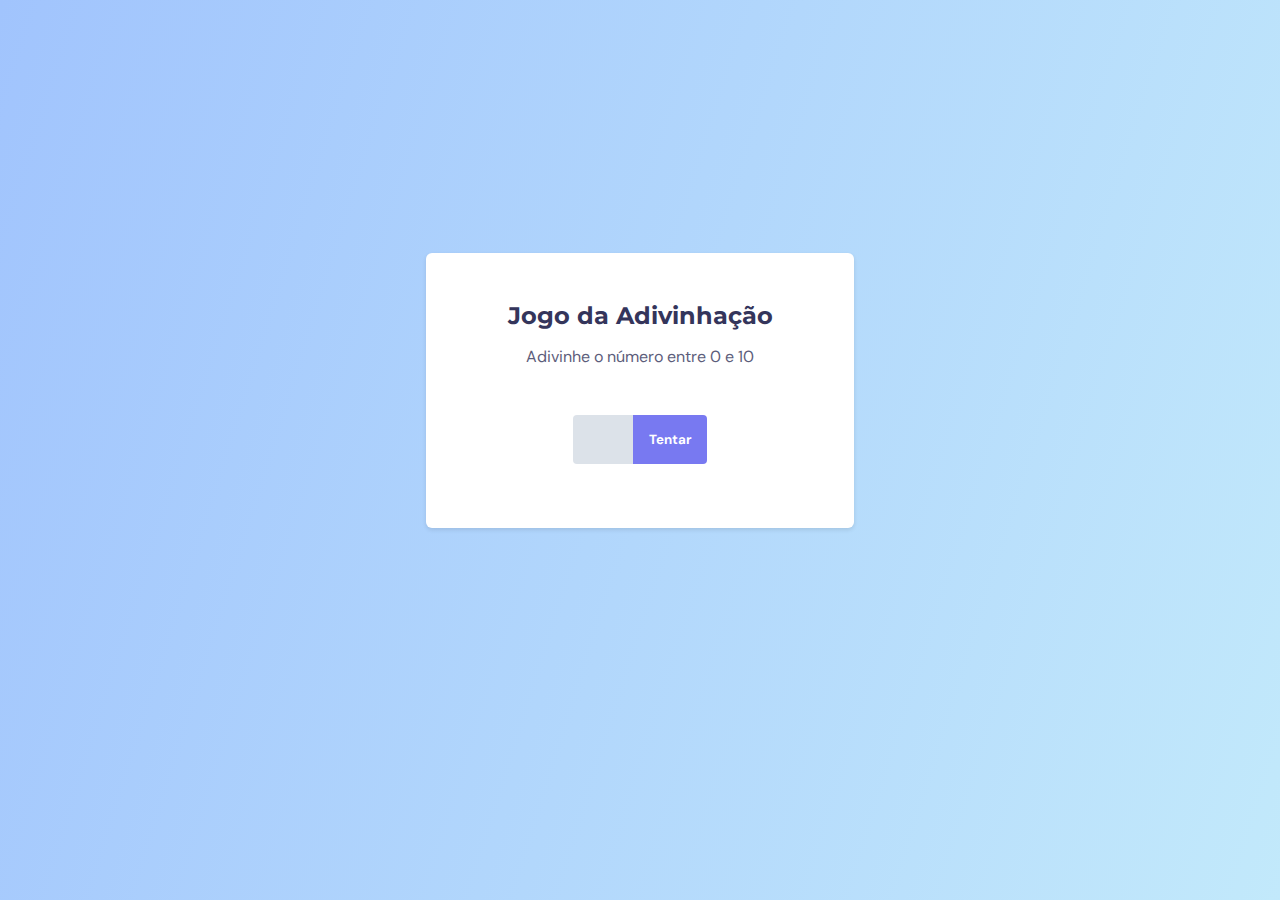
<file: jogo-adivinhacao/index.html>
<!DOCTYPE html>
<html lang="pt-br">
  <head>
    <link rel="preconnect" href="https://fonts.googleapis.com" />
    <link rel="preconnect" href="https://fonts.gstatic.com" crossorigin />
    <meta charset="UTF-8" />
    <meta name="viewport" content="width=device-width, initial-scale=1.0" />
    <title>Jogo Adivinhação</title>
    <link rel="stylesheet" href="style.css" />
    <link
      href="https://fonts.googleapis.com/css2?family=DM+Sans:wght@400;700&family=Montserrat:wght@600&display=swap"
      rel="stylesheet"
    />
  </head>
  <body>
    <main>
      <div class="screen1">
        <h1>Jogo da Adivinhação</h1>
        <p>Adivinhe o número entre 0 e 10</p>

        <form>
          <input type="number" id="inputNumber" min="0" max="10"/>
          <button id="btnTry"">Tentar</button>
        </form>
      </div>

      <div class="screen2 hide">
        <h2>Acertou em 3 tentativas!</h2>
        <button id="btnReset">Jogar Novamente</button>
      </div>
    </main>
    <script src="./main.js"></script>
  </body>
</html>
</file>
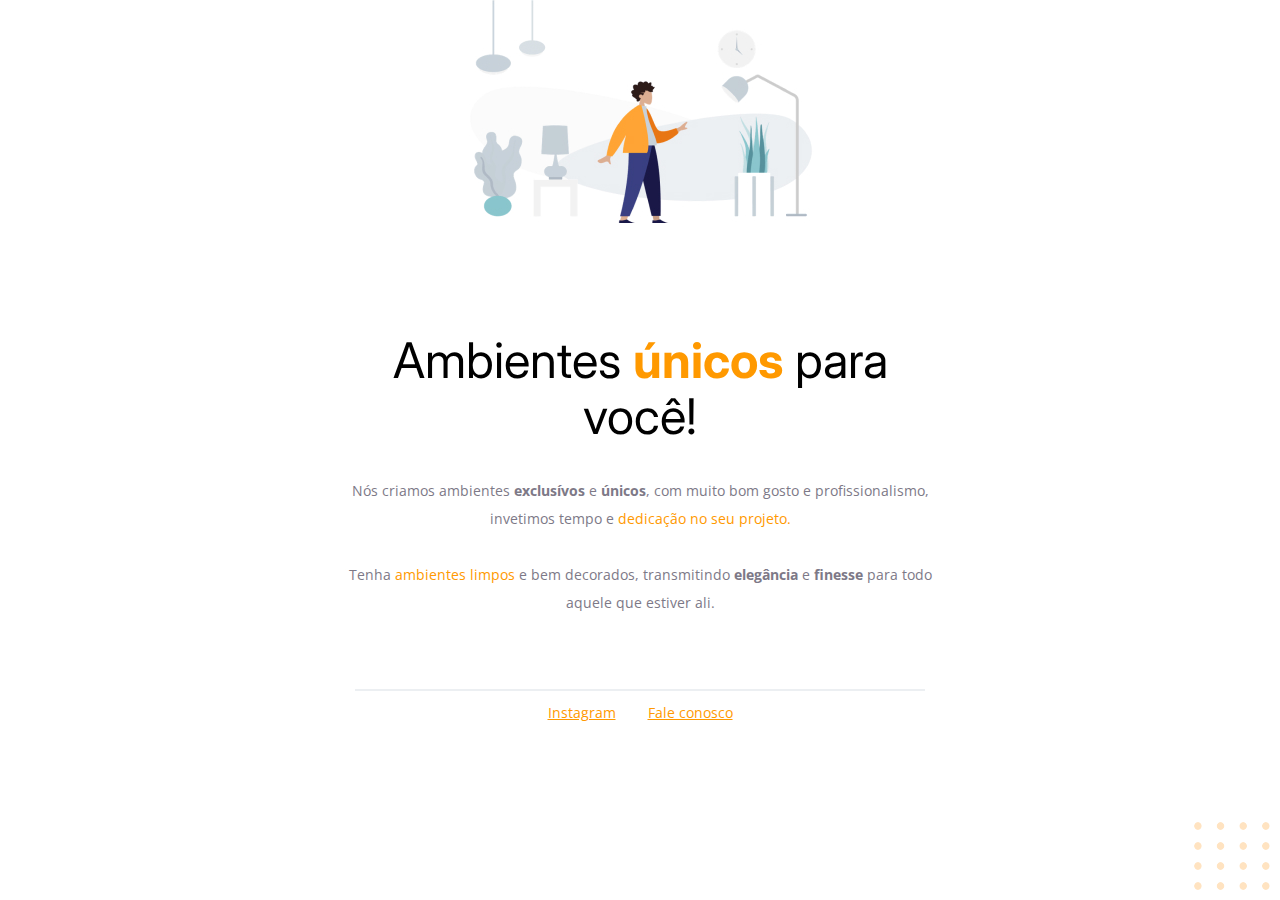
<file: Projeto01/index.html>
<!DOCTYPE html>
<html lang="pt-br">
  <head>
    <link rel="preconnect" href="https://fonts.googleapis.com" />
    <link rel="preconnect" href="https://fonts.gstatic.com" crossorigin />
    <meta charset="UTF-8" />
    <meta name="viewport" content="width=device-width, initial-scale=1.0" />
    <title>Móveis customizados</title>
    <link
      href="https://fonts.googleapis.com/css2?family=Inter:wght@400;700&family=Open+Sans:wght@400;700&display=swap"
      rel="stylesheet"
    />
    <link rel="stylesheet" href="style.css" />
  </head>
  <body>
    <div id="hero">
      <img
        src="images/img1.jpg"
        alt="Desenho de uma pessoa vestindo uma camisa amarela em uma sala com móveis"
      />
      <h1>Ambientes <span>únicos</span> para você!</h1>
      <p>
        Nós criamos ambientes <strong>exclusívos</strong> e
        <strong>únicos</strong>, com muito bom gosto e profissionalismo,
        invetimos tempo e <span>dedicação no seu projeto.</span>
        <br />
        <br />
        Tenha <span>ambientes limpos</span> e bem decorados, transmitindo
        <strong>elegância</strong> e <strong>finesse</strong>
        para todo aquele que estiver ali.
      </p>
    </div>
    <div id="footer">
      <div class="line"></div>

      <a href="https://instagram.com" target="_blank">Instagram</a>
      <a href="mailto:contato@moveisparavoce.com">Fale conosco</a>
    </div>

    <img
      id="balls"
      src="images/balls.svg"
      alt="Bolinhas laranjadas no canto direito inferior da tela"
    />
  </body>
</html>
</file>
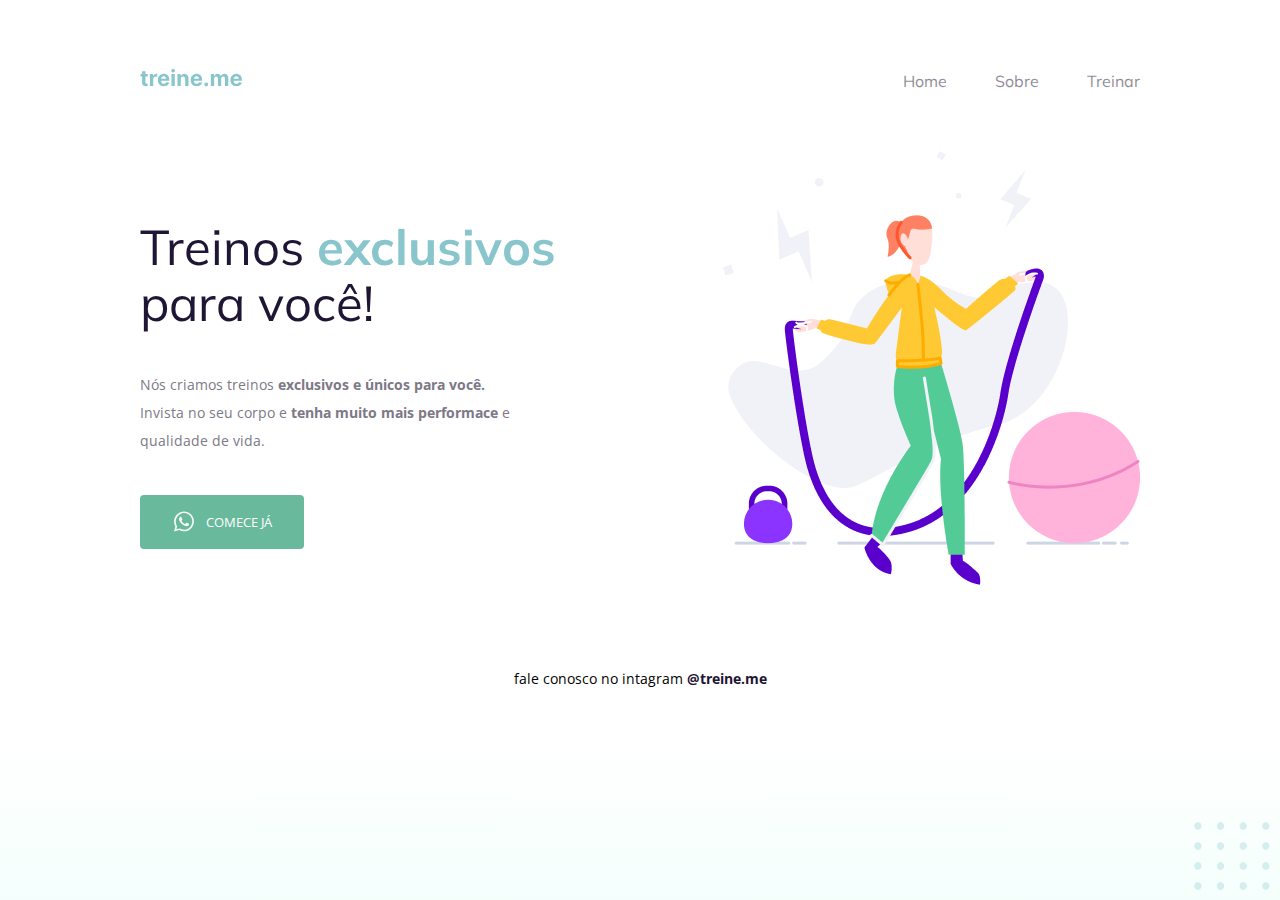
<file: Projeto02/index.html>
<!DOCTYPE html>
<html lang="pt-br">
  <head>
    <link rel="preconnect" href="https://fonts.googleapis.com" />
    <link rel="preconnect" href="https://fonts.gstatic.com" crossorigin />
    <meta charset="UTF-8" />
    <meta name="viewport" content="width=device-width, initial-scale=1.0" />
    <link
      href="https://fonts.googleapis.com/css2?family=Mulish:wght@400;700&family=Open+Sans:wght@400;700&display=swap"
      rel="stylesheet"
    />
    <link rel="stylesheet" href="style.css" />
    <title>Treine me</title>
  </head>
  <body>
    <div class="page">
      <nav>
        <a href="#">
          <img src="image/logo.svg" alt="Treine me" />
        </a>
        <ul>
          <li><a href="#">Home</a></li>
          <li><a href="#">Sobre</a></li>
          <li><a href="#">Treinar</a></li>
        </ul>
      </nav>

      <main>
        <section>
          <h1>Treinos <spna>exclusivos</spna> para você!</h1>
          <p>
            Nós criamos treinos <strong>exclusivos e únicos para você.</strong
            ><br />
            Invista no seu corpo e
            <strong>tenha muito mais performace</strong> e<br />
            qualidade de vida.
          </p>
          <button>
            <img src="image/whats.svg" alt="Ícone do whatsapp" />
            Comece já
          </button>
        </section>
        <img
          src="image/img.png"
          alt="Desenho de uma mulher pulando corda numa academia."
        />
      </main>

      <footer>
        fale conosco no intagram
        <a href="https://instagram.com" target="_blank">@treine.me</a>
      </footer>
    </div>
    <img
      id="balls"
      src="image/balls.svg"
      alt="Bolinhas decorativas verdes no canto inferior direito da página."
    />
  </body>
</html>
</file>
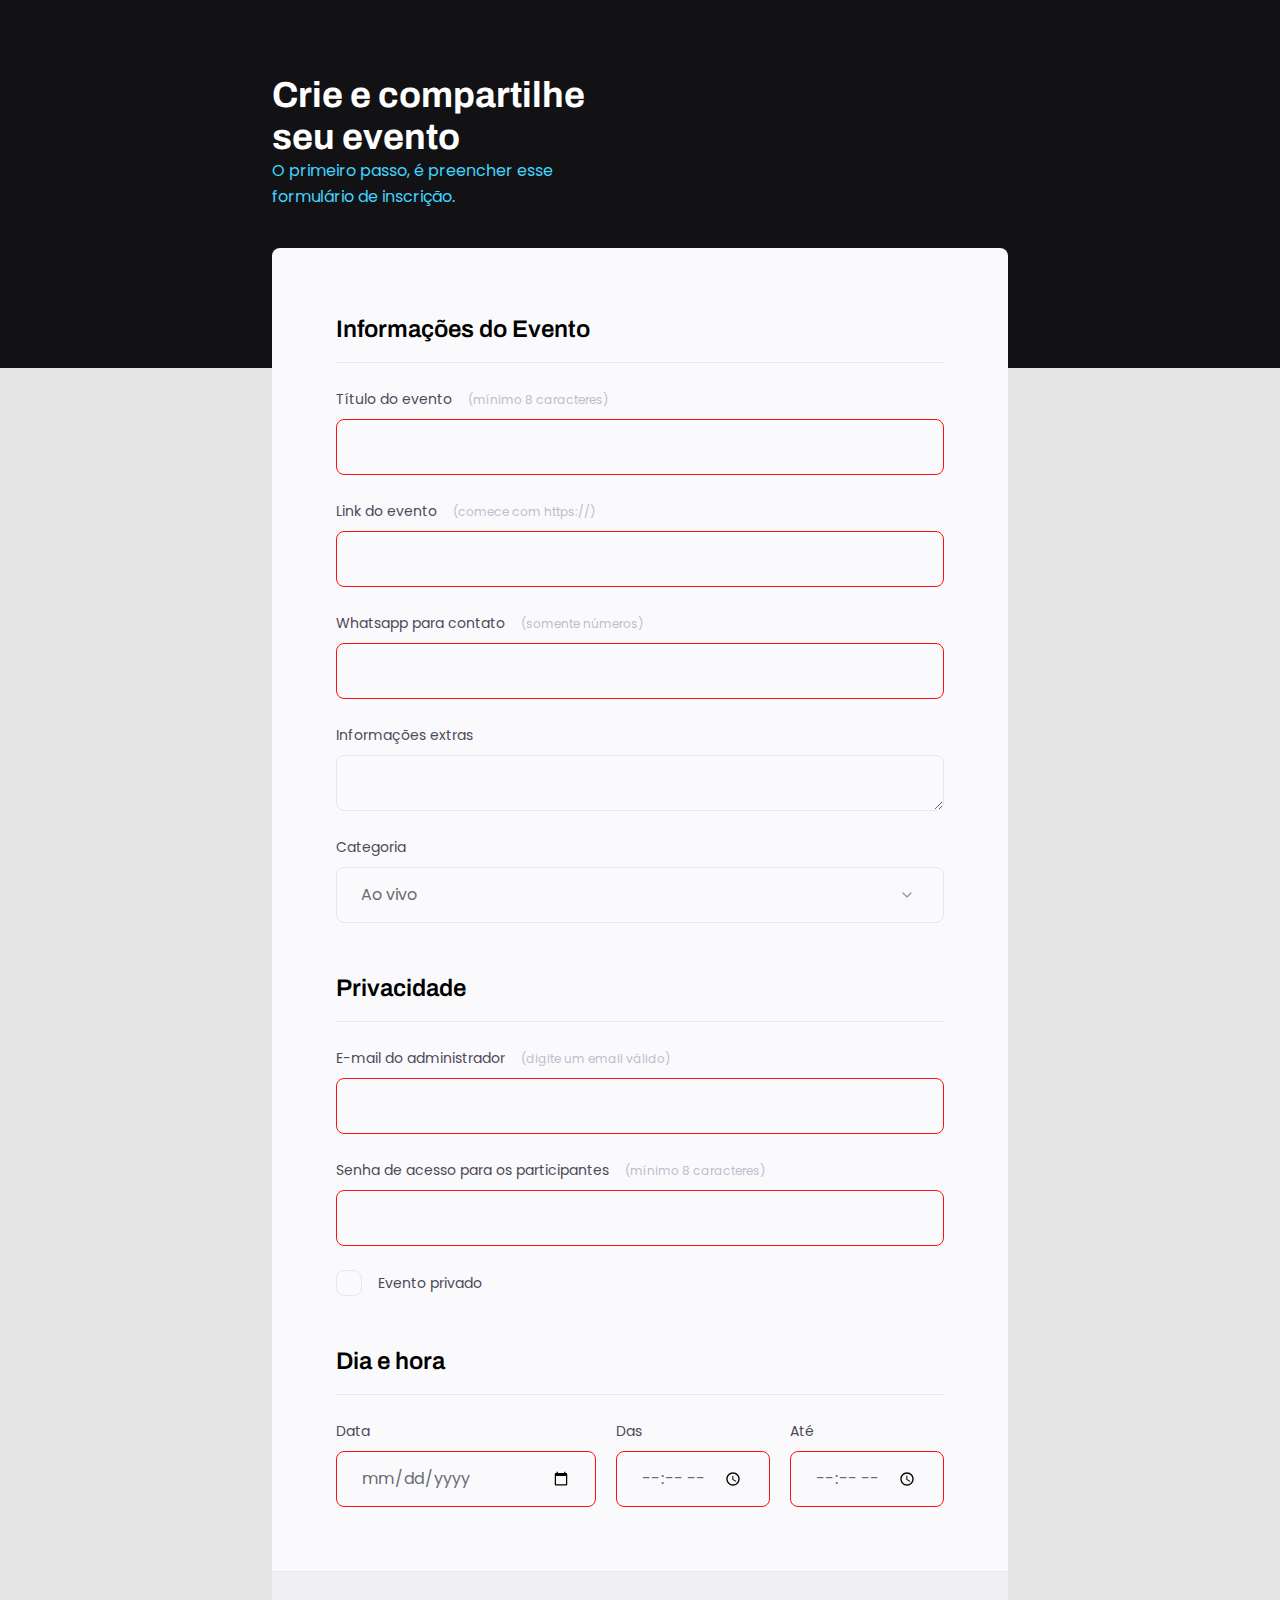
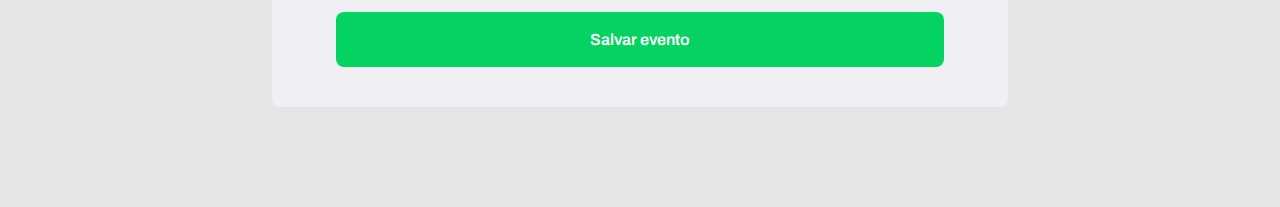
<file: Projeto03/index.html>
<!DOCTYPE html>
<html lang="pt-br">
  <head>
    <link rel="preconnect" href="https://fonts.googleapis.com" />
    <link rel="preconnect" href="https://fonts.gstatic.com" crossorigin />
    <meta charset="UTF-8" />
    <meta name="viewport" content="width=device-width, initial-scale=1.0" />
    <link rel="stylesheet" href="style.css" />
    <title>Crie seu evento</title>
    <link
      href="https://fonts.googleapis.com/css2?family=Archivo:wght@600;700&family=Poppins&display=swap"
      rel="stylesheet"
    />
  </head>
  <body>
    <div class="page">
      <header>
        <h1>Crie e compartilhe seu evento</h1>
        <p>O primeiro passo, é preencher esse formulário de inscrição.</p>
      </header>
      <form id="my-form">
        <fieldset>
          <div class="fieldset-wrapper">
            <legend>Informações do Evento</legend>

            <div class="input-wrapper">
              <label for="event-title"
                >Título do evento <span>(mínimo 8 caracteres)</span></label
              >
              <input type="text" id="event-title" required minlength="8" />
            </div>

            <div class="input-wrapper">
              <label for="event-link"
                >Link do evento <span>(comece com https://)</span></label
              >
              <input type="url" id="event-link" required />
            </div>

            <div class="input-wrapper">
              <label for="event-whatsapp"
                >Whatsapp para contato <span>(somente números)</span></label
              >
              <input type="number" id="event-whatsapp" required />
            </div>

            <div class="input-wrapper">
              <label for="event-info">Informações extras</label>
              <textarea id="event-info"></textarea>
            </div>

            <div class="input-wrapper">
              <label for="event-category">Categoria</label>
              <select id="event-category">
                <option value="live">Ao vivo</option>
                <option value="podcast">Podcast</option>
                <option value="mentorship">Mentoria</option>
              </select>
            </div>
          </div>
        </fieldset>

        <fieldset>
          <div class="fieldset-wrapper">
            <legend>Privacidade</legend>

            <div class="input-wrapper">
              <label for="event-email"
                >E-mail do administrador
                <span>(digite um email válido)</span></label
              >
              <input type="email" id="event-email" required />
            </div>

            <div class="input-wrapper">
              <label for="event-password"
                >Senha de acesso para os participantes
                <span>(mínimo 8 caracteres)</span></label
              >
              <input
                type="password"
                id="event-password"
                required
                minlength="8"
              />
            </div>

            <div class="checkbox-wrapper">
              <input type="checkbox" id="event-private" />
              <label for="event-private">Evento privado</label>
            </div>
          </div>
        </fieldset>

        <fieldset>
          <div class="fieldset-wrapper">
            <legend>Dia e hora</legend>

            <div class="col-3">
              <div class="input-wrapper">
                <label for="event-date">Data</label>
                <input type="date" id="event-date" required />
              </div>
              <div class="input-wrapper">
                <label for="event-begin">Das</label>
                <input type="time" id="event-begin" required />
              </div>
              <div class="input-wrapper">
                <label for="event-end">Até</label>
                <input type="time" id="event-end" required />
              </div>
            </div>
          </div>
        </fieldset>
      </form>
      <footer>
        <button form="my-form" class="button">Salvar evento</button>
      </footer>
    </div>
  </body>
</html>
</file>
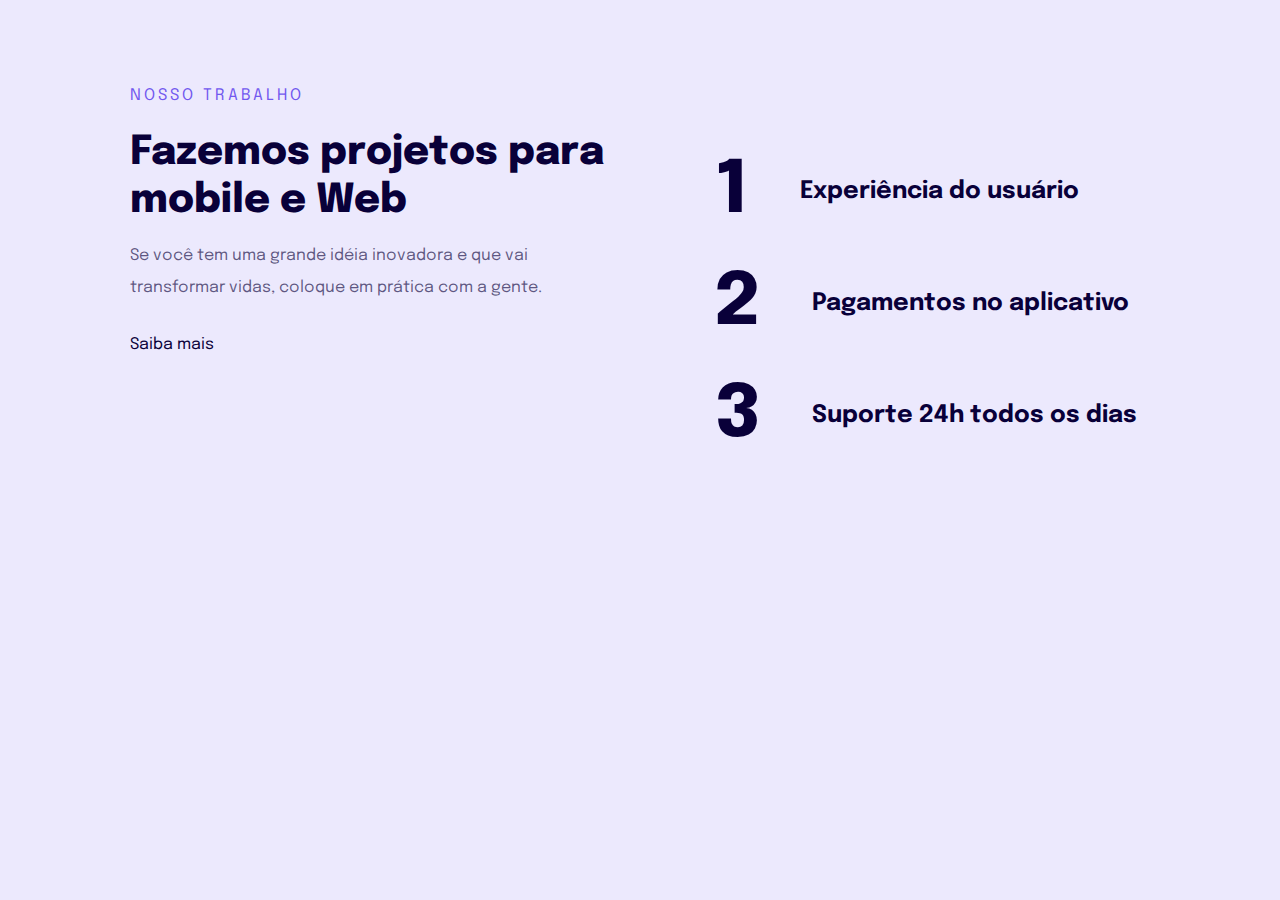
<file: Projeto04/index.html>
<!DOCTYPE html>
<html lang="pt-br">
  <head>
    <link rel="preconnect" href="https://fonts.googleapis.com" />
    <link rel="preconnect" href="https://fonts.gstatic.com" crossorigin />
    <meta charset="UTF-8" />
    <meta name="viewport" content="width=device-width, initial-scale=1.0" />
    <link rel="stylesheet" href="style.css" />
    <link
      href="https://fonts.googleapis.com/css2?family=Epilogue:wght@400;700;800&display=swap"
      rel="stylesheet"
    />
    <title>Introdução à Responsividade</title>
  </head>
  <body>
    <main>
      <div>
        <p>Nosso trabalho</p>
        <h1>Fazemos projetos para mobile e Web</h1>
        <p>
          Se você tem uma grande idéia inovadora e que vai transformar vidas,
          coloque em prática com a gente.
        </p>
        <a href="#">Saiba mais</a>
      </div>
      <ul>
        <li><span>1</span> Experiência do usuário</li>
        <li><span>2</span> Pagamentos no aplicativo</li>
        <li><span>3</span> Suporte 24h todos os dias</li>
      </ul>
    </main>
  </body>
</html>
</file>
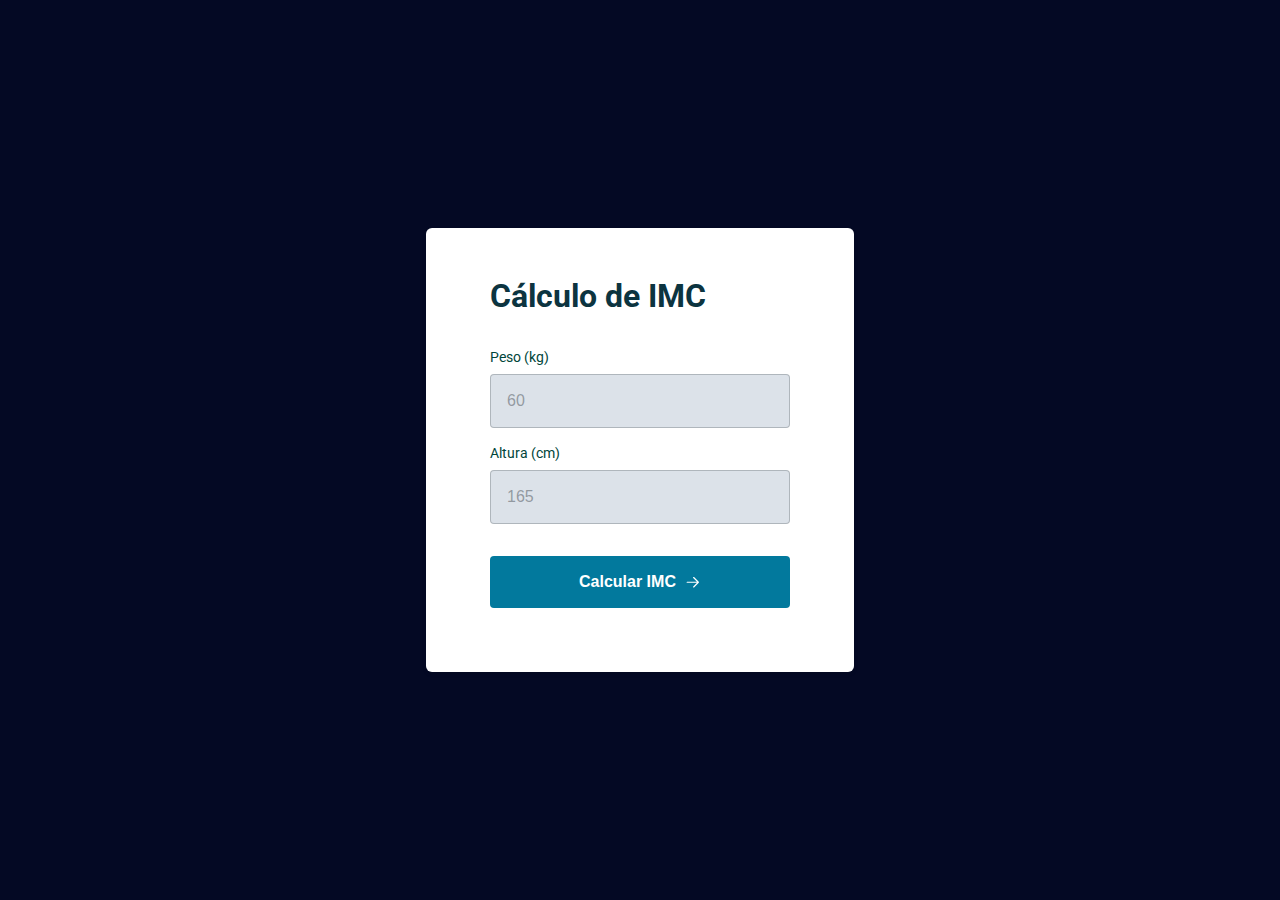
<file: Stage05/calculadora IMC/index.html>
<!DOCTYPE html>
<html lang="pt-br">
  <head>
    <link rel="preconnect" href="https://fonts.googleapis.com" />
    <link rel="preconnect" href="https://fonts.gstatic.com" crossorigin />
    <meta charset="UTF-8" />
    <meta name="viewport" content="width=device-width, initial-scale=1.0" />
    <title>Calculadora de IMC</title>
    <link
      href="https://fonts.googleapis.com/css2?family=Roboto:wght@400;700&display=swap"
      rel="stylesheet"
    />
    <link rel="stylesheet" href="style.css" />
    <script src="./js/script.js" defer type="module"></script>
  </head>
  <body>
    <div class="alert-error">Digite somente números</div>

    <div class="container">
      <main class="card">
        <form>
          <h1 class="title">Cálculo de IMC</h1>

          <div class="input-wrapper">
            <label for="weight">Peso (kg)</label>
            <input id="weight" type="text" placeholder="60" />
          </div>

          <div class="input-wrapper">
            <label for="height">Altura (cm)</label>
            <input id="height" type="text" placeholder="165" />
          </div>

          <button type="submit">
            Calcular IMC
            <img src="./assets/arrow.svg" alt="Seta apontando para a direita" />
          </button>
        </form>
      </main>
    </div>

    <div class="modal-wrapper">
      <div class="modal card">
        <button class="close">
          <img src="./assets/close.svg" alt="Imagem para fechar o popup" />
        </button>
        <h2 class="title"><span>Seu IMC é de 28</span></h2>
      </div>
    </div>
  </body>
</html>
</file>
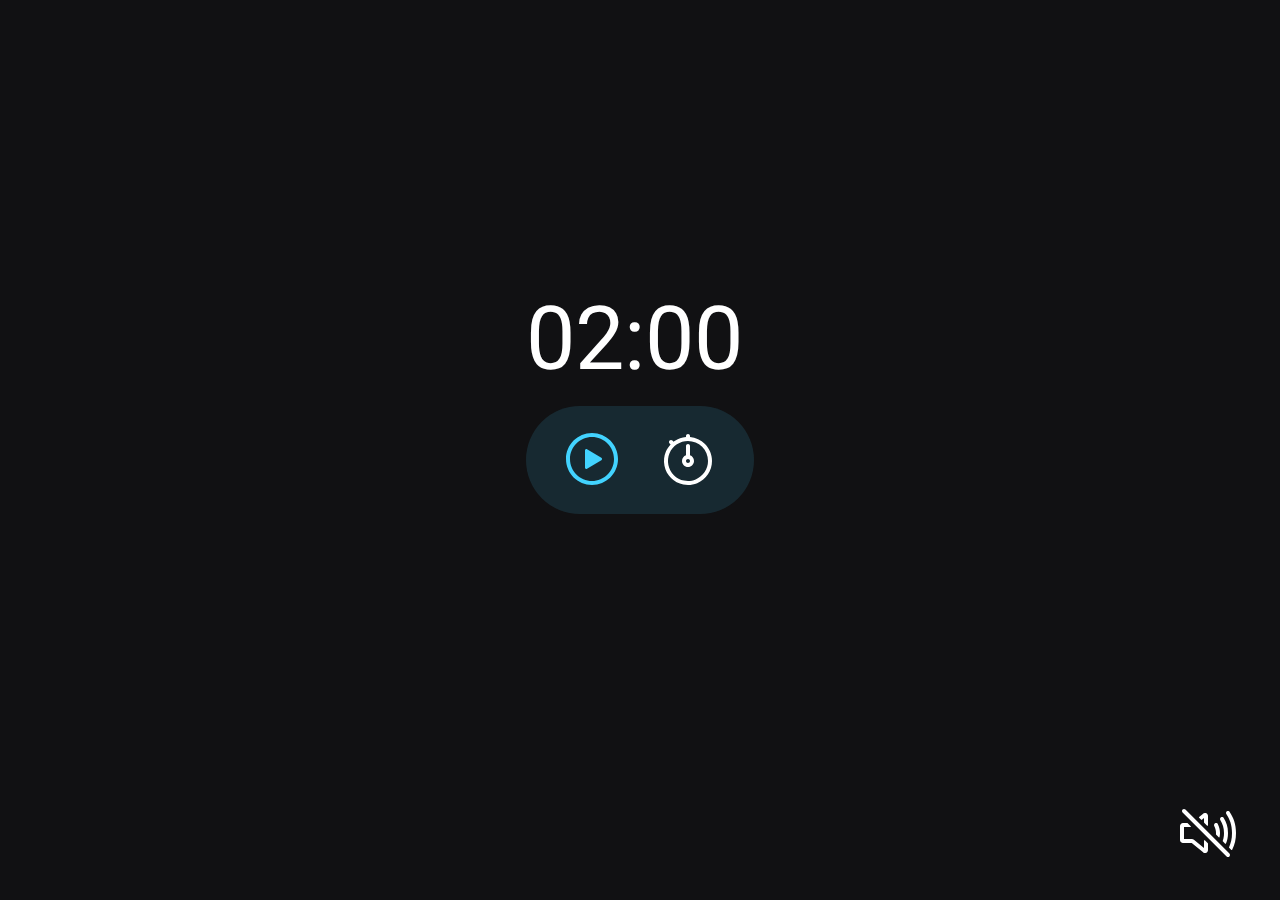
<file: Stage05/Projoeto01/index.html>
<!DOCTYPE html>
<html lang="pt-br">
  <head>
    <link rel="preconnect" href="https://fonts.googleapis.com" />
    <link rel="preconnect" href="https://fonts.gstatic.com" crossorigin />
    <meta charset="UTF-8" />
    <meta http-equiv="X-UA-Compatible" content="IE=edge" />
    <meta name="viewport" content="width=device-width, initial-scale=1.0" />
    <meta name="description" content="Temporizador estilo pomodoro" />
    <link
      href="https://fonts.googleapis.com/css2?family=Roboto:wght@700&display=swap"
      rel="stylesheet"
    />
    <link rel="stylesheet" href="style.css" />
    <title>Focustimer = Pomodoro</title>
  </head>
  <body>
    <main>
      <div id="timer">
        <span class="minutes">02</span>
        <span>:</span>
        <span class="seconds">00</span>
      </div>
      <div id="controls">
        <button class="play">
          <svg
            width="64"
            height="64"
            viewBox="0 0 64 64"
            fill="none"
            xmlns="http://www.w3.org/2000/svg"
          >
            <path
              fill-rule="evenodd"
              clip-rule="evenodd"
              d="M6 32C6 17.6454 17.6454 6 32 6C46.3546 6 58 17.6454 58 32C58 46.3546 46.3546 58 32 58C17.6454 58 6 46.3546 6 32ZM32 10C19.8546 10 10 19.8546 10 32C10 44.1454 19.8546 54 32 54C44.1454 54 54 44.1454 54 32C54 19.8546 44.1454 10 32 10Z"
              fill="#42D3FF"
            />
            <path
              d="M27.04 41.805L41.3462 33.1625C41.5457 33.041 41.7105 32.8703 41.8248 32.6667C41.9392 32.4631 41.9993 32.2335 41.9993 32C41.9993 31.7665 41.9392 31.5369 41.8248 31.3333C41.7105 31.1297 41.5457 30.959 41.3462 30.8375L27.04 22.195C26.8349 22.0721 26.6009 22.0061 26.3619 22.0035C26.1228 22.001 25.8874 22.062 25.6798 22.1805C25.4721 22.2989 25.2998 22.4705 25.1803 22.6775C25.0608 22.8846 24.9986 23.1197 25 23.3587V40.6413C24.9986 40.8803 25.0608 41.1154 25.1803 41.3225C25.2998 41.5295 25.4721 41.7011 25.6798 41.8195C25.8874 41.938 26.1228 41.999 26.3619 41.9965C26.6009 41.9939 26.8349 41.9279 27.04 41.805Z"
              fill="#42D3FF"
            />
          </svg>
        </button>
        <button class="pause hide">
          <svg
            width="64"
            height="64"
            viewBox="0 0 64 64"
            fill="none"
            xmlns="http://www.w3.org/2000/svg"
          >
            <path
              fill-rule="evenodd"
              clip-rule="evenodd"
              d="M6 32C6 17.6454 17.6454 6 32 6C46.3546 6 58 17.6454 58 32C58 46.3546 46.3546 58 32 58C17.6454 58 6 46.3546 6 32ZM32 10C19.8546 10 10 19.8546 10 32C10 44.1454 19.8546 54 32 54C44.1454 54 54 44.1454 54 32C54 19.8546 44.1454 10 32 10Z"
              fill="#42D3FF"
            />
            <path
              fill-rule="evenodd"
              clip-rule="evenodd"
              d="M26 22C27.1046 22 28 22.8954 28 24V40C28 41.1046 27.1046 42 26 42C24.8954 42 24 41.1046 24 40V24C24 22.8954 24.8954 22 26 22Z"
              fill="#42D3FF"
            />
            <path
              fill-rule="evenodd"
              clip-rule="evenodd"
              d="M38 22C39.1046 22 40 22.8954 40 24V40C40 41.1046 39.1046 42 38 42C36.8954 42 36 41.1046 36 40V24C36 22.8954 36.8954 22 38 22Z"
              fill="#42D3FF"
            />
          </svg>
        </button>
        <button class="stop hide">
          <svg
            width="64"
            height="64"
            viewBox="0 0 64 64"
            fill="none"
            xmlns="http://www.w3.org/2000/svg"
          >
            <path
              fill-rule="evenodd"
              clip-rule="evenodd"
              d="M6 32C6 17.6454 17.6454 6 32 6C46.3546 6 58 17.6454 58 32C58 46.3546 46.3546 58 32 58C17.6454 58 6 46.3546 6 32ZM32 10C19.8546 10 10 19.8546 10 32C10 44.1454 19.8546 54 32 54C44.1454 54 54 44.1454 54 32C54 19.8546 44.1454 10 32 10Z"
              fill="white"
            />
            <path
              d="M38.8 42H25.2C24.3515 41.9993 23.538 41.662 22.938 41.062C22.338 40.462 22.0007 39.6485 22 38.8V25.2C22.0007 24.3515 22.338 23.538 22.938 22.938C23.538 22.338 24.3515 22.0007 25.2 22H38.8C39.6485 22.0007 40.462 22.338 41.062 22.938C41.662 23.538 41.9993 24.3515 42 25.2V38.8C41.9993 39.6485 41.662 40.462 41.062 41.062C40.462 41.662 39.6485 41.9993 38.8 42Z"
              fill="white"
            />
          </svg>
        </button>
        <button class="set">
          <svg
            width="64"
            height="64"
            viewBox="0 0 64 64"
            fill="none"
            xmlns="http://www.w3.org/2000/svg"
          >
            <path
              fill-rule="evenodd"
              clip-rule="evenodd"
              d="M32 7C33.1046 7 34 7.89543 34 9V10.0834C39.6327 10.5542 44.9435 13.0024 48.9706 17.0294C53.4715 21.5303 56 27.6348 56 34C56 38.7468 54.5924 43.3869 51.9553 47.3337C49.3181 51.2805 45.5698 54.3566 41.1844 56.1731C36.799 57.9896 31.9734 58.4649 27.3179 57.5389C22.6623 56.6128 18.3859 54.327 15.0295 50.9706C11.673 47.6141 9.38722 43.3377 8.46117 38.6822C7.53513 34.0266 8.01041 29.201 9.82691 24.8156C10.9634 22.0719 12.5929 19.5776 14.6203 17.4487L13.5858 16.4142C12.8048 15.6332 12.8048 14.3668 13.5858 13.5858C14.3669 12.8047 15.6332 12.8047 16.4142 13.5858L17.6163 14.7878C17.959 14.5313 18.3091 14.2834 18.6663 14.0447C22.0566 11.7794 25.9584 10.4214 30 10.0835V9C30 7.89543 30.8954 7 32 7ZM32 14C28.0444 14 24.1776 15.173 20.8886 17.3706C17.5996 19.5682 15.0362 22.6918 13.5224 26.3463C12.0087 30.0009 11.6126 34.0222 12.3843 37.9018C13.156 41.7814 15.0608 45.3451 17.8579 48.1421C20.6549 50.9392 24.2186 52.844 28.0982 53.6157C31.9778 54.3874 35.9992 53.9913 39.6537 52.4776C43.3082 50.9638 46.4318 48.4004 48.6294 45.1114C50.827 41.8224 52 37.9556 52 34C52 28.6957 49.8929 23.6086 46.1422 19.8579C42.3914 16.1071 37.3043 14 32 14ZM32 17C33.1046 17 34 17.8954 34 19V28.3414C36.3304 29.1651 38 31.3876 38 34C38 37.3137 35.3137 40 32 40C28.6863 40 26 37.3137 26 34C26 31.3876 27.6696 29.1651 30 28.3414V19C30 17.8954 30.8954 17 32 17ZM32 32C30.8954 32 30 32.8954 30 34C30 35.1046 30.8954 36 32 36C33.1046 36 34 35.1046 34 34C34 32.8954 33.1046 32 32 32Z"
              fill="white"
            />
          </svg>
        </button>
      </div>
    </main>
    <footer>
      <div>
        <button class="sound-on hide">
          <svg
            width="64"
            height="64"
            viewBox="0 0 64 64"
            fill="none"
            xmlns="http://www.w3.org/2000/svg"
          >
            <path
              fill-rule="evenodd"
              clip-rule="evenodd"
              d="M32.7502 12.0104C33.3025 11.9643 33.8569 12.072 34.3517 12.3218C34.8466 12.5715 35.2625 12.9535 35.5535 13.4253C35.8444 13.8971 35.999 14.4402 36 14.9945L36 14.9982V48.9982L36 49.0018C35.999 49.5561 35.8444 50.0993 35.5535 50.5711C35.2625 51.0429 34.8465 51.4248 34.3517 51.6746C33.8569 51.9243 33.3025 52.0321 32.7502 51.9859C32.1978 51.9398 31.669 51.7415 31.2225 51.4131C31.1946 51.3926 31.1673 51.3713 31.1405 51.3494L19.7189 41.9981C19.7172 41.9981 19.7154 41.9982 19.7137 41.9982C19.7112 41.9982 19.7087 41.9982 19.7063 41.9982H11C10.2044 41.9982 9.44129 41.6821 8.87868 41.1195C8.31607 40.5569 8 39.7938 8 38.9982V24.9982C8 24.2025 8.31607 23.4395 8.87868 22.8769C9.44129 22.3142 10.2044 21.9982 11 21.9982H19.719L31.1405 12.6469C31.1673 12.625 31.1946 12.6038 31.2225 12.5833C31.669 12.2549 32.1978 12.0566 32.7502 12.0104ZM32 17.1129L22.2504 25.0952C21.548 25.6829 20.66 26.0029 19.744 25.9982H12V37.9982H19.6996C20.6203 37.993 21.5147 38.3063 22.2309 38.8852C22.2342 38.8878 22.2375 38.8905 22.2407 38.8932L32 46.8835V17.1129Z"
              fill="#42D3FF"
            />
            <path
              fill-rule="evenodd"
              clip-rule="evenodd"
              d="M43.0911 22.2185C44.075 21.7165 45.2795 22.1071 45.7815 23.0911C47.1523 25.7777 48 28.6985 48 32C48 35.2688 47.1159 38.2499 45.7876 40.897C45.2922 41.8842 44.0902 42.283 43.103 41.7876C42.1158 41.2922 41.717 40.0902 42.2124 39.103C43.3191 36.8976 44 34.5287 44 32C44 29.424 43.3477 27.1223 42.2185 24.9089C41.7165 23.925 42.1072 22.7205 43.0911 22.2185Z"
              fill="#42D3FF"
            />
            <path
              fill-rule="evenodd"
              clip-rule="evenodd"
              d="M48.9926 16.2723C49.9468 15.7159 51.1714 16.0384 51.7277 16.9926C54.3508 21.4912 56 25.5505 56 32C56 38.4594 54.279 42.5547 51.7354 46.9943C51.1862 47.9527 49.9642 48.2845 49.0057 47.7354C48.0473 47.1862 47.7155 45.9641 48.2646 45.0057C50.591 40.9453 52 37.5406 52 32C52 26.4495 50.6492 23.0838 48.2723 19.0074C47.7159 18.0532 48.0384 16.8286 48.9926 16.2723Z"
              fill="#42D3FF"
            />
          </svg>
        </button>
        <button class="sound-off">
          <svg
            width="64"
            height="64"
            viewBox="0 0 64 64"
            fill="none"
            xmlns="http://www.w3.org/2000/svg"
          >
            <path
              fill-rule="evenodd"
              clip-rule="evenodd"
              d="M6.58579 8.58579C7.36683 7.80474 8.63317 7.80474 9.41421 8.58579L53.4142 52.5858C54.1953 53.3668 54.1953 54.6332 53.4142 55.4142C52.6332 56.1953 51.3668 56.1953 50.5858 55.4142L6.58579 11.4142C5.80474 10.6332 5.80474 9.36683 6.58579 8.58579Z"
              fill="white"
            />
            <path
              d="M28 17.115V21.34C28.0002 21.4722 28.0528 21.599 28.1462 21.6925L31.1462 24.6925C31.2161 24.7624 31.3051 24.8101 31.402 24.8295C31.499 24.8488 31.5995 24.839 31.6908 24.8013C31.7822 24.7636 31.8603 24.6996 31.9153 24.6175C31.9704 24.5354 31.9998 24.4388 32 24.34V15.0713C32.0056 14.5179 31.8613 13.9734 31.5825 13.4954C31.3036 13.0174 30.9007 12.6238 30.4163 12.3562C29.917 12.0875 29.3517 11.9664 28.7862 12.0069C28.2207 12.0474 27.6783 12.2479 27.2225 12.585C27.1939 12.6048 27.1664 12.6261 27.14 12.6488L23.1475 15.9175C23.0936 15.9618 23.0495 16.0169 23.0181 16.0792C22.9868 16.1415 22.9688 16.2098 22.9654 16.2795C22.962 16.3492 22.9732 16.4188 22.9983 16.4839C23.0234 16.549 23.0619 16.6082 23.1112 16.6575L25.2425 18.79C25.3304 18.8778 25.4478 18.9298 25.5718 18.9358C25.6959 18.9418 25.8178 18.9014 25.9137 18.8225L28 17.115Z"
              fill="white"
            />
            <path
              d="M28 46.885L18.2412 38.895C17.5248 38.3131 16.6292 37.9969 15.7063 38H8V26H14.34C14.4388 25.9998 14.5354 25.9704 14.6175 25.9153C14.6996 25.8603 14.7636 25.7822 14.8013 25.6908C14.839 25.5995 14.8488 25.499 14.8295 25.402C14.8101 25.3051 14.7624 25.2161 14.6925 25.1462L11.6925 22.1462C11.599 22.0528 11.4722 22.0002 11.34 22H7C6.20435 22 5.44129 22.3161 4.87868 22.8787C4.31607 23.4413 4 24.2043 4 25V39C4 39.7956 4.31607 40.5587 4.87868 41.1213C5.44129 41.6839 6.20435 42 7 42H15.72L27.14 51.35C27.1664 51.3726 27.1939 51.3939 27.2225 51.4137C27.684 51.7554 28.2341 51.957 28.8071 51.9944C29.38 52.0319 29.9517 51.9036 30.4538 51.625C30.9283 51.3547 31.322 50.9624 31.5939 50.4888C31.8658 50.0151 32.006 49.4774 32 48.9313V42.66C31.9998 42.5278 31.9472 42.401 31.8538 42.3075L28.8538 39.3075C28.7839 39.2376 28.6949 39.1899 28.598 39.1705C28.501 39.1512 28.4005 39.161 28.3092 39.1987C28.2178 39.2364 28.1397 39.3004 28.0847 39.3825C28.0296 39.4646 28.0002 39.5612 28 39.66V46.885Z"
              fill="white"
            />
            <path
              d="M44 32C44 28.93 43.2738 26.015 41.7812 23.0912C41.5346 22.6288 41.1163 22.2816 40.6163 22.1244C40.1162 21.9673 39.5745 22.0126 39.1076 22.2508C38.6407 22.489 38.286 22.901 38.1198 23.3981C37.9535 23.8951 37.9891 24.4376 38.2188 24.9088C39.4175 27.2575 40 29.5775 40 32C40 32.3333 39.9871 32.6721 39.9613 33.0163C39.9506 33.1597 39.9709 33.3037 40.021 33.4385C40.071 33.5733 40.1496 33.6958 40.2513 33.7975L42.7088 36.2562C42.7724 36.3202 42.8521 36.3657 42.9395 36.388C43.0269 36.4103 43.1187 36.4086 43.2052 36.383C43.2917 36.3573 43.3696 36.3088 43.4308 36.2425C43.4919 36.1762 43.534 36.0945 43.5525 36.0062C43.8483 34.6913 43.9983 33.3478 44 32Z"
              fill="white"
            />
            <path
              d="M52 32C52 25.6012 50.365 21.5137 47.7275 16.9925C47.4566 16.5417 47.0191 16.2158 46.5097 16.0852C46.0003 15.9547 45.4599 16.0301 45.0056 16.295C44.5513 16.5599 44.2197 16.9931 44.0825 17.5008C43.9453 18.0085 44.0135 18.5498 44.2725 19.0075C46.6338 23.055 48 26.4788 48 32C48 34.9787 47.5887 37.36 46.8288 39.5812C46.7677 39.7583 46.7575 39.949 46.7995 40.1315C46.8415 40.3141 46.9339 40.4812 47.0662 40.6138L49.1625 42.7088C49.2204 42.7669 49.2917 42.8099 49.3702 42.8339C49.4486 42.858 49.5318 42.8623 49.6123 42.8466C49.6929 42.831 49.7683 42.7957 49.832 42.744C49.8957 42.6922 49.9456 42.6256 49.9775 42.55C51.2612 39.485 52 36.2388 52 32Z"
              fill="white"
            />
            <path
              d="M60 32C60 22.7175 57.4762 16.8612 53.6862 10.9238C53.4008 10.4762 52.9493 10.1604 52.431 10.0457C51.9127 9.9311 51.3701 10.0271 50.9225 10.3125C50.4749 10.5979 50.1591 11.0495 50.0445 11.5678C49.9299 12.0861 50.0258 12.6287 50.3112 13.0763C53.7275 18.4225 56 23.6875 56 32C56 37.9312 54.8875 42.265 53.0513 46.125C53.0066 46.2181 52.9919 46.3228 53.0091 46.4247C53.0263 46.5265 53.0747 46.6205 53.1475 46.6937L55.375 48.9238C55.4307 48.9798 55.4989 49.0219 55.5739 49.0465C55.649 49.0711 55.7288 49.0776 55.8069 49.0654C55.8849 49.0532 55.959 49.0226 56.023 48.9763C56.087 48.93 56.1391 48.8691 56.175 48.7988C58.86 43.5275 60 38.375 60 32Z"
              fill="white"
            />
          </svg>
        </button>
      </div>
    </footer>
    <script src="js/index.js" type="module"></script>
  </body>
</html>
</file>
<file: jogo-adivinhacao/style.css>
* {
  margin: 0;
  padding: 0;
  box-sizing: border-box;
}

:root {
  font-size: 62.5%;
}

body {
  background: linear-gradient(287.5deg, #c2e9fb 0%, #a1c4fd 100%);
  font-size: 1.6rem;

  display: grid;
  place-items: center;
  height: 100vh;
}

body,
button,
input {
  font-family: 'DM Sans', sans-serif;
}

.hide {
  display: none;
}

button {
  background: #7879f1;
  color: #ffffff;
  font-weight: bold;
  border-radius: 0 0.4rem 0.4rem 0;
  cursor: pointer;

  transition: background 0.3s;
}

button:hover {
  background: #5f5fc3;
}

/*screen1*/

main {
  background: #ffffff;
  box-shadow: 0 0.2rem 0.4rem rgba(0, 0, 0, 0.1);
  border-radius: 0.6rem;
  padding: 4.8rem 6.4rem 6.4rem;

  width: min(42.8rem, 90%);

  margin-top: -12rem;

  text-align: center;
}

h1 {
  font-family: 'Montserrat', sans-serif;
  font-size: 2.4rem;
  margin-bottom: 1.6rem;
}

h1,
p {
  color: #34355b;
}

p {
  opacity: 0.8;
}

form {
  margin-top: 4.8rem;
  display: flex;
  justify-content: center;
}

input,
button {
  border: none;
  padding: 1.6rem;
}

input {
  background: #dce2e9;
  border-radius: 0.4rem 0 0 0.4rem;
  width: 6rem;
}

/*screen2*/

h2 {
  font-size: 2.4rem;
  font-weight: normal;
  margin-bottom: 3.3rem;
}

.screen2 button {
  border-radius: 0.4rem;
}
</file>
<file: Projeto01/style.css>
body {
  font-family: 'Open Sans', sans-serif;
  text-align: center;
  margin: 0;
}

#hero {
  width: 592px;
  margin: 0 auto 72px;
}

#hero img {
  margin-bottom: 72px;
}

h1 {
  font-family: 'Inter', sans-serif;
  font-size: 49px;
  line-height: 56px;
  font-weight: normal;
  margin-bottom: 32px;
}

h1 span {
  font-weight: bold;
}

span, a {
  color: #ff9900;
}

p, #footer {
  color: #7d7987;
  font-size: 14px;
  line-height: 28px;
}

#footer a + a {
  margin-left: 28px;
}

.line {
  width: 568px;
  height: 0;
  margin: 0 auto 8px;
  border: 1px solid #eceff2;
}

#balls {
  position: fixed;
  bottom: 0px;
  right: 0px;
}
</file>
<file: Projeto02/style.css>
body {
  margin: 0;
  font-family: 'Open Sans', sans-serif;
  background: linear-gradient(180deg, rgba(227, 255, 248, 0) 82.08%, rgba(227, 255, 248, 0.38) 100%);
  min-height: 100vh;
}

.page {
  width: 1000px;
  margin: 0 auto;
  padding: 65px;
}

nav {
  display: flex;
  justify-content: space-between;
  align-items: center;
  margin-bottom: 55px;
}

ul {
  display: flex;
  gap: 48px;
  list-style: none;
  margin: 0;
  padding: 0;
}

a {
  color: #1f1534;
  text-decoration: none;
}

ul li a {
  opacity: 0.5;
}

ul li a:hover {
  font-weight: bold;
  opacity: 1;
}

h1, ul {
  font-family: 'Mulish', sans-serif;
}

main {
  display: flex;
  align-items: center;
  justify-content: space-between;
}

h1 {
  font-size: 49px;
  line-height: 56px;
  color: #1f1534;
  font-weight: normal;
  width: 490px;
}

h1 spna {
  color: #89c5cc;
  font-weight: bold;
}

section p {
  font-size: 14px;
  line-height: 28px;
  color: #7d7987;
  margin: 40px 0;
}

button {
  text-transform: uppercase;
  font-family: 'Open Sans', sans-serif;
  color: white;
  background: #69b99d;
  border: 0;
  display: flex;
  align-items: center;
  justify-content: center;
  padding: 14px 32px 15px;
  gap: 10px;
  border-radius: 4px;
  cursor: pointer;  
}

button:hover {
  background: #44977a;
}

footer {
  font-size: 14px;
  line-height: 28px;
  text-align: center;
  margin-top: 80px;
}

footer a {
  font-weight: bold;
}

#balls {
  position: fixed;
  bottom: 0;
  right: 0;
}
</file>
<file: Projeto03/style.css>
* {
  margin: 0;
  padding: 0;
  box-sizing: border-box;
}

body, input, textarea, select {
  font-family: 'Poppins', sans-serif;  
}

body {
  background: #E5E5E5;
}

body::before {
  content: '';
  width: 100%;
  height: 368px;

  background: #121214;

  position: absolute;
  top: 0;
  left: 0;
  z-index: -1;
}

.page {
  width: 736px;

  margin: auto;
}

header {
  width: 319px;

  margin-top: 74px;
}

header h1 {
  font-family: 'Archivo', sans-serif;
  font-weight: bold;
  font-size: 36px;
  line-height: 42px;
  color: white;
}

header p {
  font-size: 16px;
  line-height: 26px;
  color: #42D3FF;
}

form {
  margin-top: 38px;
  padding: 64px;

  background: #FAFAFC;

  border-radius: 8px 8px 0 0;
  min-height: 300px;

  display: flex;
  flex-direction: column;
  gap: 48px;
}

fieldset {
  border: none;
}

.fieldset-wrapper {
  display: flex;
  flex-direction: column;
  gap: 24px;
}

fieldset legend {
  font-family: 'Archivo', sans-serif;
  font-size: 24px;
  font-weight: 600;
  line-height: 34px;

  width: 100%;

  border-bottom: 1px solid #E6E6F0;
  padding-bottom: 16px;
}

.input-wrapper {
  display: flex;
  flex-direction: column;
}

.input-wrapper label,
.checkbox-wrapper label {
  font-size: 14px;
  line-height: 24px;
  color: #4E4958;
  margin-bottom: 8px;
}

.input-wrapper label span {
  margin-left: 12px;
  font-size: 12px;
  line-height: 20px;
  color: #C1BCCC;
}

.input-wrapper label span:hover {
  color: #6c6a71;
}

.input-wrapper input, .input-wrapper textarea, .input-wrapper select {
  background: #FAFAFC;

  border: 1px solid #E6E6F0;
  border-radius: 8px;
  
  height: 56px;

  padding: 0 24px;

  font-size: 16px;
  line-height: 26px;

  color: #6c6a71;
}

.input-wrapper select {
  appearance: none;

  background-image: url("data:image/svg+xml,%3Csvg width='24' height='24' viewBox='0 0 24 24' fill='none' xmlns='http://www.w3.org/2000/svg'%3E%3Cpath d='M8 10L12 14L16 10' stroke='%239C98A6' stroke-width='1.5' stroke-linecap='round' stroke-linejoin='round'/%3E%3C/svg%3E%0A");
  background-repeat: no-repeat;
  background-position: right 24px top 50%;
}

.col-3 {
  display: flex;
  gap: 20px;
}

.col-3 > div:nth-child(1) {
  width: 100%;
}

.checkbox-wrapper {
  position: relative;
}

.checkbox-wrapper label{
  display: flex;
  align-items: center;
  gap: 16px;

  margin: 0;
}

.checkbox-wrapper input {
  position: absolute;
  top: 0;
  left: 0;
  width: 24px;
  height: 24px;

  opacity: 0;
}

.checkbox-wrapper label::before {
  content: '';
  width: 24px;
  height: 24px;
  display: block;

  border: 1px solid #E6E6F0;
  border-radius: 8px;
}

.checkbox-wrapper input:checked + label::before {
  background-image: url("data:image/svg+xml,%3Csvg width='26' height='26' viewBox='0 0 26 26' fill='none' xmlns='http://www.w3.org/2000/svg'%3E%3Crect x='1' y='1' width='24' height='24' rx='8' fill='%23FAFAFC' stroke='%23E6E6F0'/%3E%3Cpath d='M10 17.17L5.83 13L4.41 14.41L10 20L22 8L20.59 6.59L10 17.17Z' fill='%2342D3FF'/%3E%3C/svg%3E%0A");
}

.checkbox-wrapper input:focus + label::before {
  border: 2px solid #000;
}

footer {
  background: #F0F0F4;

  height: 136px;

  display: flex;
  flex-direction: column;
  
  padding: 40px 64px;
  
  margin-bottom: 100px;

  border-top: 1px solid #E6E6F0;
  border-radius: 0 0 8px 8px;
}

footer .button {
  height: 56px;

  background: #04D361;

  border-radius: 8px;

  font-family: Archivo;
  font-size: 16px;
  font-weight: 600;
  line-height: 26px;
  color: #fff;

  border: 0;

}

footer .button:hover {
  background: #06b052;
}

input:invalid{
  border: 1px solid #FF1010
}
</file>
<file: Projeto04/style.css>
* {
  margin: 0;
  padding: 0;
  box-sizing: border-box;
}

ul {
  list-style: none;
}

:root {
  font-size: 62.5% /*10px*/;
}

body {
  background: #ECE9FD;

  padding: 6.0rem 2.3rem 6.6rem;

  font-family: 'Epilogue', sans-serif;
  font-size: 1.6rem;
}

main {
  max-width: 33.0rem;
  
  margin: 0 auto;
}

main p:first-child {
  color: #7158EF;
  letter-spacing: 3px;
  text-transform: uppercase;
  line-height: 3.2rem;    
  
  margin-bottom: 1.7rem;
}

h1 {
  font-weight: 800;
  font-size: 4.0rem;
  line-height: 4.8rem;
  color: #090039;

  margin-bottom: 1.5rem;
}

h1 + p {
  color: rgba(10, 0, 57, 0.64);
  line-height: 3.2rem;

  margin-bottom: 3.2rem;
}

a {
  text-decoration: none;

  color: #090039;
}

a:hover {
  font-weight: bold;
}

ul {
  margin-top: 7.2rem;
}

ul li + li {
  margin-top: 3.2rem;
}

ul li {
  font-weight: 700;
  font-size: 2.4rem;
  line-height: 3.2rem;
  color: #090039;

  max-width: 25.7rem;

  display: flex;
  gap: 3.8rem;
}

ul li span {
  font-weight: 800;
  font-size: 7.2rem;
  line-height: 8.0rem;
  letter-spacing: -2px;

  color: #090039;
}

@media (min-width: 700px) {
  body {
    padding: 8rem;
  }

  main {
    max-width: 1020px;
    display: flex;
    gap: 10rem;
  }

  main > div {
    max-width: 485px;
  }

  ul li {
    max-width: 450px;
    align-items: center;
    gap: 5.3rem;
  }
}
</file>
<file: Stage05/calculadora IMC/style.css>
* {
  margin: 0;
  padding: 0;
  box-sizing: border-box;
}

:root {
  font-size: 62.5%;

  --tt-heading: #0c3440;

  --tt-label: #00453a;
  --tt-input: #212529;
  --ot-input: #02799d;
  --bd-input: rgba(73, 80, 87, 0.3);
  --bg-input: #dce2e9;
  --tt-placeholder: rgba(73, 80, 87, 0.5);

  --tt-button: white;
  --bg-button: #02799d;
  --bg-button-hover: #02546c;

  --bg-error: #f03e3e;
  --tt-error: white;
}

body {
  font-family: 'Roboto', sans-serif;

  background: #040924;
}

body,
input,
button {
  font-size: 1.6rem;
  line-height: 2rem;
}

.container {
  height: 100vh;
  display: grid;
  place-content: center;
}

.card {
  background: white;

  max-width: 42.8rem;
  padding: 4.8rem 6.4rem 6.4rem;
  margin-inline: auto;

  box-shadow: 0 0.2rem 0.4rem rgba(0, 0, 0, 0.1);
  border-radius: 0.6rem;
}

.title {
  font-size: 3.2rem;
  line-height: 4rem;
  color: var(--tt-heading);
}

form {
  width: 30rem;
}

form h1 {
  margin-bottom: 3.2rem;
}

form label {
  font-size: 1.4rem;
  line-height: 1.8rem;
  color: var(--tt-label);

  margin-bottom: 0.8rem;
  display: block;
}

form input {
  background: var(--bg-input);

  width: 100%;
  border: 1px solid var(--bd-input);
  border-radius: 0.4rem;
  padding: 1.6rem;
}

form input:focus {
  outline: 2px solid var(--ot-input);
}

form input::placeholder {
  color: var(--tt-placeholder);
}

.input-wrapper + .input-wrapper {
  margin-top: 1.6rem;
}

form button {
  margin-top: 3.2rem;

  width: 100%;
  padding: 1.6rem;

  font-size: 1.6rem;
  font-weight: bold;
  background: var(--bg-button);
  color: var(--tt-button);

  display: flex;
  justify-content: center;
  align-items: center;
  gap: 0.8rem;

  border: none;
  border-radius: 0.4rem;

  cursor: pointer;

  transition: background 0.3s;
}

form button:hover {
  background: var(--bg-button-hover);
}

.modal-wrapper.open {
  opacity: 1;
  visibility: visible;
}

.modal-wrapper {
  position: absolute;
  inset: 0;
  background: rgba(0, 0, 0, 0.7);

  display: grid;
  place-content: center;

  opacity: 0;
  visibility: hidden;
}

.modal {
  position: relative;
}

.modal button {
  background: none;
  border: none;

  position: absolute;
  top: 1.6rem;
  right: 1.6rem;

  cursor: pointer;

  transition: transform 0.3s;
}

.modal button:hover {
  transform: scale(1.1);
}

.alert-error.open {
  visibility: visible;
  opacity: 1;
  transform: translateY(0);
}

.alert-error {
  background: var(--bg-error);

  position: absolute;
  top: 0;
  right: 0;
  left: 0;

  text-align: center;
  font-weight: bold;
  color: var(--tt-error);

  padding: 0.8rem 0;

  visibility: hidden;
  opacity: 0;
  transform: translateY(-30px);
  transition: transform 0.5s;
}
</file>
<file: Stage05/Projoeto01/style.css>
* {
  margin: 0;
  padding: 0;
  box-sizing: border-box;
}

:root {
  --bg-color: hsl(240, 5%, 7%);

  --base-color: 194;
  --primary-color: hsl(var(--base-color), 100%, 63%);
  --bg-primary-light: hsla(var(--base-color), 100%, 63%, 0.13);

  --txt-color: #ffffff;

  font-size: 62.5%;
}

body {
  background: var(--bg-color);
  font-family: 'Roboto', sans-serif;
  color: var(--txt-color);

  display: grid;

  height: 100vh;
}

main {
  justify-self: center;
  align-self: end;
}

#timer {
  font-size: clamp(4rem, 4rem + 10vw, 8.8rem);
  display: flex;
  margin-bottom: 1.6rem;
}

#controls {
  background: var(--bg-primary-light);
  display: flex;
  align-items: center;
  justify-content: center;

  gap: 3.2rem;

  width: clamp(17rem, 10rem + 30vw, 22.8rem);
  height: clamp(8rem, 5rem + 10vw, 10.8rem);

  border-radius: 9999px;
}

.play svg path,
.pause svg path,
.sound-on svg path {
  fill: var(--primary-color);
}

button {
  background: transparent;
  border: none;

  cursor: pointer;
}

button svg {
  width: clamp(3.4rem, 2rem + 12vw, 6.4rem);
}

.hide {
  display: none;
}

footer {
  justify-self: end;
  align-self: end;

  padding: 0 4rem 3.2rem 0;
}
</file>
